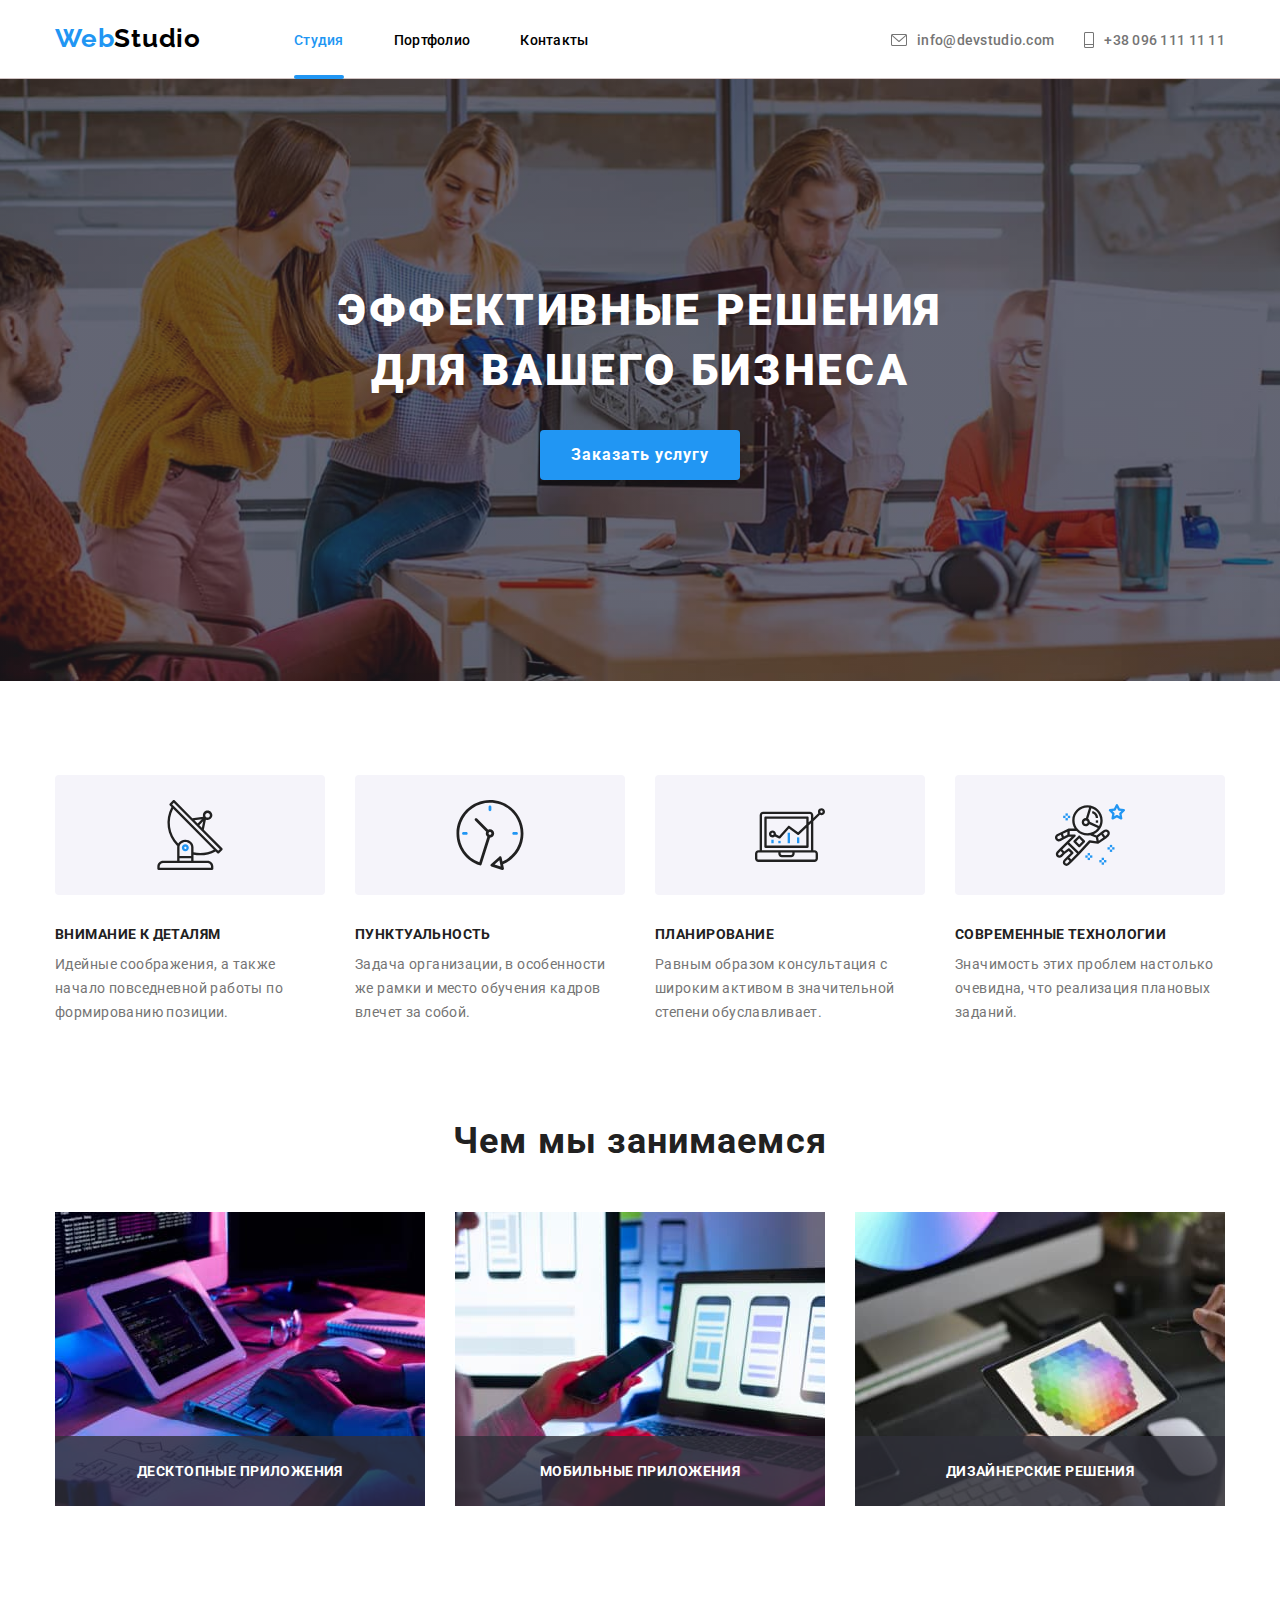
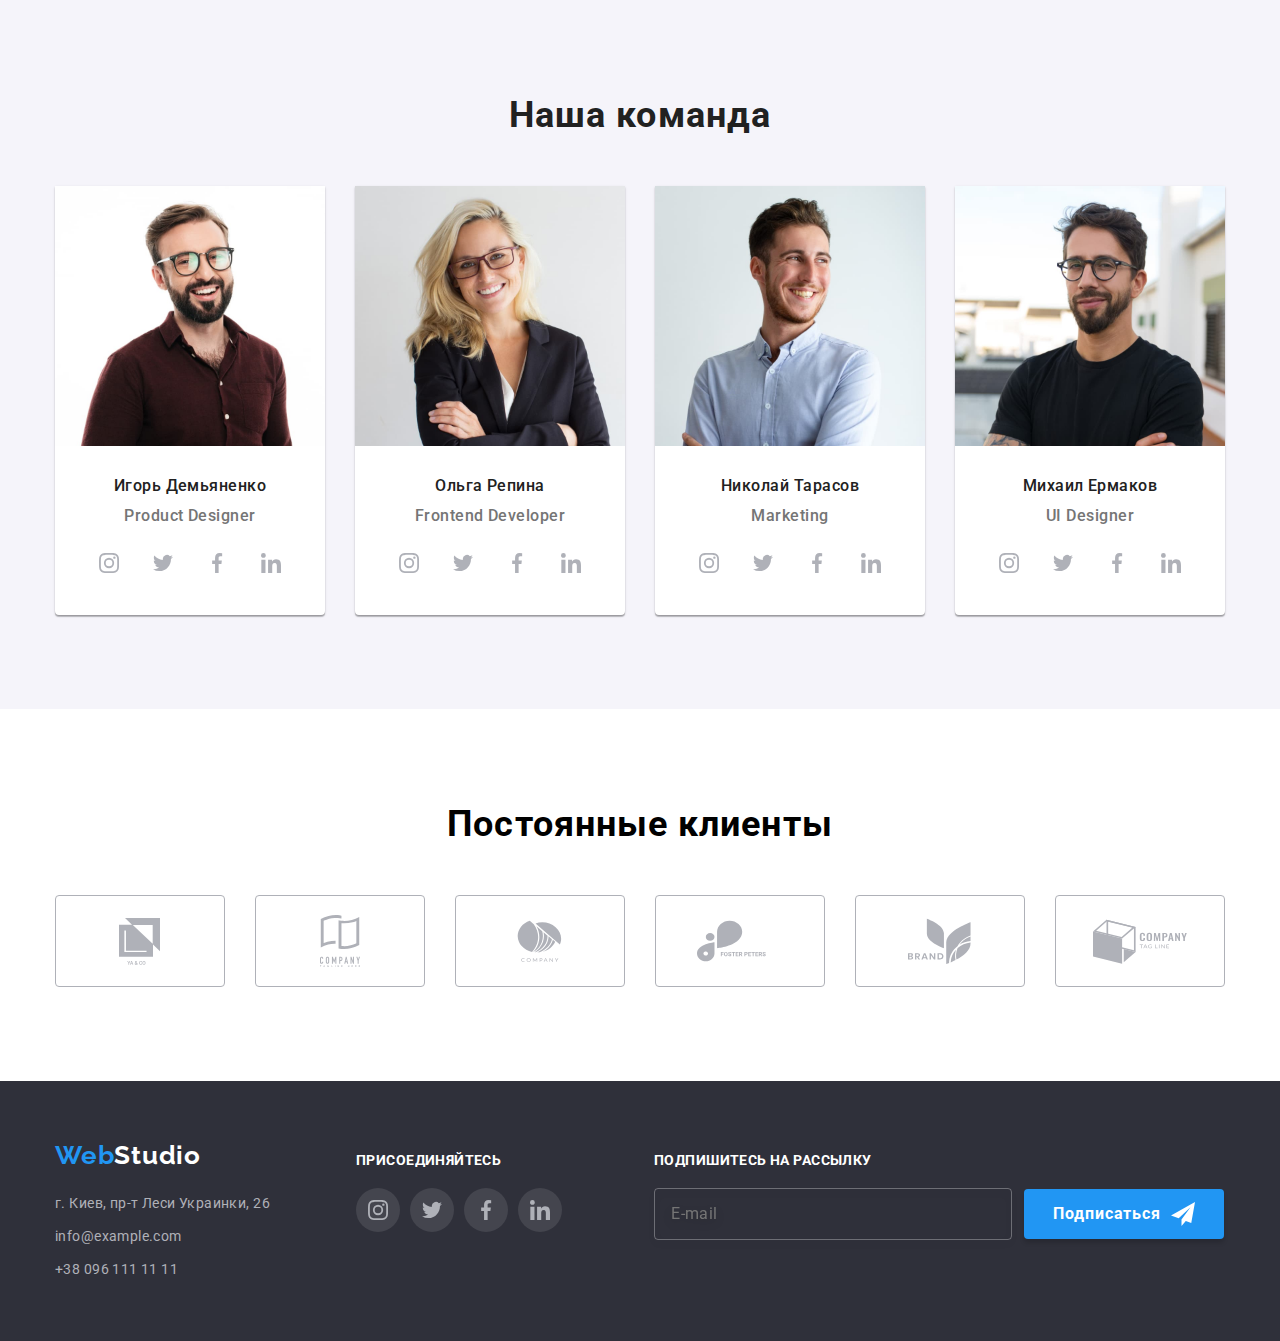
<file: index.html>
<!DOCTYPE html>
<html lang="ru">
<head>
    <meta charset="UTF-8">
    <meta http-equiv="X-UA-Compatible" content="IE=edge">
    <meta name="viewport" content="width=device-width, initial-scale=1.0">    
    <title>Студия</title>
    <link rel="stylesheet" href="https://cdnjs.cloudflare.com/ajax/libs/modern-normalize/1.1.0/modern-normalize.min.css">
    <link rel="preconnect" href="https://fonts.googleapis.com">
    <link rel="preconnect" href="https://fonts.gstatic.com" crossorigin>
    <link href="https://fonts.googleapis.com/css2?family=Raleway:wght@700&family=Roboto:wght@400;500;700;900&display=swap" rel="stylesheet">
    <link rel="stylesheet" href="./css/main.min.css">

</head>
<body>
    <div class="wrapper">
        <header class="header">
            <div class="container _flex-center">
                <a href="./index.html" class="header__logo logo">Web<span>Studio</span></a>                                
                <nav class="header__menu menu">
                    <ul class="menu__list">
                        <li><a href="./index.html" class="menu__link _active">Студия</a></li>
                        <li><a href="./portfolio.html" class="menu__link">Портфолио</a></li>
                        <li><a href="./contacts.html" class="menu__link">Контакты</a></li>
                        </ul>             
                </nav>
                <ul class="header__contacts contacts">
                    <li>
                        <a href="mailto:info@devstudio.com" class="contacts__link">
                            <svg class="icon" width="16" height="12">
                                <use xlink:href="./images/icons.svg#mail"></use>
                            </svg>
                            info@devstudio.com</a>
                    </li>
                    <li>
                        <a href="tel:+380961111111" class="contacts__link">
                            <svg class="icon"  width="10" height="16" >
                                <use xlink:href="./images/icons.svg#phone"></use>
                            </svg>
                            +38 096 111 11 11</a>
                    </li>
                </ul> 
            </div>
        </header>
        <main class="page">
            <section class="banner">
                <div class="container">
                    <h1 class="banner__title">Эффективные решения для вашего бизнеса</h1>
                    <button type="button" class="button banner__order-btn" data-modal-open><span>Заказать услугу</span></button>           
                </div>
            </section>
            <section class="page__respons respons section">                
                <div class="container">
                    <h2 class="respons__title visually-hidden">Работая с нами, вы получаете</h2>
                    <ul class="respons__list">
                        <li class="respons__item item">
                            <div class="item__icon _flex-center ">
                                <svg class="icon" width="70" height="70">
                                    <use xlink:href="./images/respons/respons.svg#antena"></use>
                                </svg>
                            </div>
                            <h3>Внимание к деталям</h3>
                            <p>Идейные соображения, а также начало повседневной работы по формированию позиции.</p>
                        </li>
                        <li class="respons__item item">
                            <div class="item__icon _flex-center ">
                                <svg class="icon" width="70" height="70">
                                    <use xlink:href="./images/respons/respons.svg#clock"></use>
                                </svg>
                            </div>
                            <h3>Пунктуальность</h3>
                            <p>Задача организации, в особенности же рамки и место обучения кадров влечет за собой.</p>
                        </li>
                        <li class="respons__item item">
                            <div class="item__icon _flex-center">
                                <svg class="icon" width="70" height="70">
                                    <use xlink:href="./images/respons/respons.svg#diagram"></use>
                                </svg>
                            </div>
                            <h3>Планирование </h3>
                            <p>Равным образом консультация с широким активом в значительной степени обуславливает.</p>
                        </li>
                        <li class="respons__item item">
                            <div class="item__icon _flex-center">
                                <svg class="icon" width="70" height="70">
                                    <use xlink:href="./images/respons/respons.svg#astronaut"></use>
                                </svg>
                            </div>
                            <h3>Современные технологии</h3>
                            <p>Значимость этих проблем настолько очевидна, что реализация плановых заданий.</p>
                        </li>
                    </ul>
                </div>
            </section>
            <section class="page__tastks tasks section">
                <div class="container">
                    <h2 class="tasks__title sub-title">Чем мы занимаемся</h2>
                    <ul class="tasks__list">
                        <li class="tasks__item">
                            <img class="_img" src="./images/tasks/create.jpg" alt="Разработка ПО">
                            <p class="label">десктопные приложения</p>
                        </li>
                        <li class="tasks__item">
                            <img class="_img" src="./images/tasks/support.jpg" alt="Поддержка клиентов">
                            <p class="label">мобильные приложения</p>
                        </li>
                        <li class="tasks__item">
                            <img class="_img" src="./images/tasks/design.jpg" alt="Современный дизайн">
                            <p class="label">дизайнерские решения</p>
                        </li>
                    </ul>
                </div>
            </section>
            <section class="page__team team section">
                <div class="container">
                    <h2 class="team__title sub-title">Наша команда</h2>
                    <ul class="team__list">
                        <li class="team__item">
                            <div class="team__img">
                                <img class="_img" src="./images/team/designer.jpg" alt="Designer Игорь Демьяненко" width="270">
                            </div>                            
                            <div class="team__content">
                                <p>Игорь Демьяненко</p>
                                <p lang="en">Product Designer</p>
                            </div> 
                            <div class="team__social social">
                                <ul class="social__list">
                                    <li class="social__link">
                                        <a href="https://instagram.com" target="_blank" rel="noreferrer noopener">
                                            <svg class="icon" width="20" height="20">
                                                <use xlink:href="./images/icons.svg#instagram"></use>
                                            </svg>
                                        </a>
                                    </li>
                                    <li class="social__link">
                                        <a href="https://twitter.com" target="_blank" rel="noreferrer noopener">
                                            <svg class="icon" width="20" height="20">
                                                <use xlink:href="./images/icons.svg#twitter"></use>
                                            </svg>
                                        </a>
                                    </li>
                                    <li class="social__link">
                                        <a href="https://facebook.com" target="_blank" rel="noreferrer noopener">
                                            <svg class="icon" width="20" height="20">
                                                <use xlink:href="./images/icons.svg#facebook"></use>
                                            </svg>
                                        </a>
                                    </li>
                                    <li class="social__link">
                                        <a href="https://linkedin.com" target="_blank" rel="noreferrer noopener">
                                            <svg class="icon" width="20" height="20">
                                                <use xlink:href="./images/icons.svg#linkedin"></use>
                                            </svg>
                                        </a>
                                    </li>
                                </ul>
                            </div>                       
                        </li>
                        <li class="team__item">
                            <div class="team__img">
                                <img class="_img" src="./images/team/developer.jpg" alt="Developer Ольга Репина" width="270">
                            </div>
                            <div class="team__content">
                                <p>Ольга Репина</p>
                                <p lang="en">Frontend Developer</p> 
                            </div>
                            <div class="team__social social">
                                <ul class="social__list">
                                    <li class="social__link">
                                        <a href="https://instagram.com" target="_blank" rel="noreferrer noopener">
                                            <svg class="icon" width="20" height="20">
                                                <use xlink:href="./images/icons.svg#instagram"></use>
                                            </svg>
                                        </a>
                                    </li>
                                    <li class="social__link">
                                        <a href="https://twitter.com" target="_blank" rel="noreferrer noopener">
                                            <svg class="icon" width="20" height="20">
                                                <use xlink:href="./images/icons.svg#twitter"></use>
                                            </svg>
                                        </a>
                                    </li>
                                    <li class="social__link">
                                        <a href="https://facebook.com" target="_blank" rel="noreferrer noopener">
                                            <svg class="icon" width="20" height="20">
                                                <use xlink:href="./images/icons.svg#facebook"></use>
                                            </svg>
                                        </a>
                                    </li>
                                    <li class="social__link">
                                        <a href="https://linkedin.com" target="_blank" rel="noreferrer noopener">
                                            <svg class="icon" width="20" height="20">
                                                <use xlink:href="./images/icons.svg#linkedin"></use>
                                            </svg>
                                        </a>
                                    </li>
                                </ul>
                            </div>                       
                        </li>
                        <li class="team__item">
                            <div class="team__img">
                                <img class="_img" src="./images/team/marketing.jpg" alt="Marketing Николай Тарасов" width="270">
                            </div>
                            <div class="team__content">
                                <p>Николай Тарасов</p> 
                                <p lang="en">Marketing</p> 
                            </div>
                            <div class="team__social social">
                                <ul class="social__list">
                                    <li class="social__link">
                                        <a href="https://instagram.com" target="_blank" rel="noreferrer noopener">
                                            <svg class="icon" width="20" height="20">
                                                <use xlink:href="./images/icons.svg#instagram"></use>
                                            </svg>
                                        </a>
                                    </li>
                                    <li class="social__link">
                                        <a href="https://twitter.com" target="_blank" rel="noreferrer noopener">
                                            <svg class="icon" width="20" height="20">
                                                <use xlink:href="./images/icons.svg#twitter"></use>
                                            </svg>
                                        </a>
                                    </li>
                                    <li class="social__link">
                                        <a href="https://facebook.com" target="_blank" rel="noreferrer noopener">
                                            <svg class="icon" width="20" height="20">
                                                <use xlink:href="./images/icons.svg#facebook"></use>
                                            </svg>
                                        </a>
                                    </li>
                                    <li class="social__link">
                                        <a href="https://linkedin.com" target="_blank" rel="noreferrer noopener">
                                            <svg class="icon" width="20" height="20">
                                                <use xlink:href="./images/icons.svg#linkedin"></use>
                                            </svg>
                                        </a>
                                    </li>
                                </ul>
                            </div>                       
                        </li>
                        <li class="team__item">
                            <div class="team__img">
                                <img class="_img" src="./images/team/uidisigner.jpg" alt="UI Designer Михаил Ермаков" width="270">
                            </div>                            
                            <div class="team__content">
                                <p>Михаил Ермаков</p>
                                <p lang="en">UI Designer</p>  
                            </div>
                            <div class="team__social social">
                                <ul class="social__list">
                                    <li class="social__link">
                                        <a href="https://instagram.com" target="_blank" rel="noreferrer noopener">
                                            <svg class="icon" width="20" height="20">
                                                <use xlink:href="./images/icons.svg#instagram"></use>
                                            </svg>
                                        </a>
                                    </li>
                                    <li class="social__link">
                                        <a href="https://twitter.com" target="_blank" rel="noreferrer noopener">
                                            <svg class="icon" width="20" height="20">
                                                <use xlink:href="./images/icons.svg#twitter"></use>
                                            </svg>
                                        </a>
                                    </li>
                                    <li class="social__link">
                                        <a href="https://facebook.com" target="_blank" rel="noreferrer noopener">
                                            <svg class="icon" width="20" height="20">
                                                <use xlink:href="./images/icons.svg#facebook"></use>
                                            </svg>
                                        </a>
                                    </li>
                                    <li class="social__link">
                                        <a href="https://linkedin.com" target="_blank" rel="noreferrer noopener">
                                            <svg class="icon" width="20" height="20">
                                                <use xlink:href="./images/icons.svg#linkedin"></use>
                                            </svg>
                                        </a>
                                    </li>
                                </ul>
                            </div>                      
                        </li>
                    </ul>
                </div>
            </section>
            <section class="page__clients clients section">
                <div class="container">
                    <h2 class="clients__title">Постоянные клиенты</h2>
                    <ul class="clients__list">
                        <li class="clients__item _flex-center">
                            <a class="clients__link" href="#" target="_blank" rel="noreferrer noopener">
                                <svg class="icon" width="41" height="47">
                                    <use xlink:href="./images/clients/clients.svg#yaco"></use>
                                </svg>
                            </a>
                        </li>
                        <li class="clients__item _flex-center">
                            <a class="clients__link" href="#" target="_blank" rel="noreferrer noopener">
                                <svg class="icon" width="40" height="52">
                                    <use xlink:href="./images/clients/clients.svg#taglinehere"></use>
                                </svg>
                            </a>
                        </li>
                        <li class="clients__item _flex-center">
                            <a class="clients__link" href="#" target="_blank" rel="noreferrer noopener">
                                <svg class="icon" width="45" height="42">
                                    <use xlink:href="./images/clients/clients.svg#company"></use>
                                </svg>
                            </a>
                        </li>
                        <li class="clients__item _flex-center">
                            <a class="clients__link" href="#" target="_blank" rel="noreferrer noopener">
                                <svg class="icon" width="85" height="42">
                                    <use xlink:href="./images/clients/clients.svg#foster"></use>
                                </svg>
                            </a>
                        </li>
                        <li class="clients__item _flex-center">
                            <a class="clients__link" href="#" target="_blank" rel="noreferrer noopener">
                                <svg class="icon" width="63" height="47">
                                    <use xlink:href="./images/clients/clients.svg#brand"></use>
                                </svg>
                            </a>
                        </li>
                        <li class="clients__item _flex-center">
                            <a class="clients__link" href="#" target="_blank" rel="noreferrer noopener">
                                <svg class="icon" width="94" height="45">
                                    <use xlink:href="./images/clients/clients.svg#comptag"></use>
                                </svg>
                            </a>
                        </li>
                    </ul>
                </div>
            </section>
        </main>
        <footer class="footer">
            <div class="container">
                <div class="footer_row">
                    <address class="footer__contacts f-contacts">
                        <a href="./index.html" class="footer__logo logo">Web<span>Studio</span></a>
                        <ul class="f-contacts__list">
                            <li><a class="f-contacts__link" href="https://goo.gl/maps/Z7a2orzkB7U8Lw847" target="_blank" rel="noreferrer noopener">г. Киев, пр-т Леси Украинки, 26</a></li>
                            <li><a class="f-contacts__link" href="mailto:info@example.com">info@example.com</a></li>
                            <li><a class="f-contacts__link" href="tel:+380961111111">+38 096 111 11 11</a></li>
                        </ul>               
                    </address>
                    <div class="footer__social social">
                        <h3 class="social__title">присоединяйтесь</h3>
                        <ul class="social__list">
                            <li class="social__link">
                                <a href="">
                                    <svg class="icon" width="20" height="20">
                                        <use xlink:href="./images/icons.svg#instagram"></use>
                                    </svg>
                                </a>
                            </li>
                            <li class="social__link">
                                <a href="">
                                    <svg class="icon" width="20" height="20">
                                        <use xlink:href="./images/icons.svg#twitter"></use>
                                    </svg>
                                </a>
                            </li>
                            <li class="social__link">
                                <a href="">
                                    <svg class="icon" width="20" height="20">
                                        <use xlink:href="./images/icons.svg#facebook"></use>
                                    </svg>
                                </a>
                            </li>
                            <li class="social__link">
                                <a href="">
                                    <svg class="icon" width="20" height="20">
                                        <use xlink:href="./images/icons.svg#linkedin"></use>
                                    </svg>
                                </a>
                            </li>
                        </ul>
                    </div>
                    <div class="footer__subscriptoin-email subscr-email">
                        <h3 class="subscr-email__title">Подпишитесь на рассылку</h3>
                        <form action="#" class="subscr-email__form _flex-center">
                            <label class="subscr-email__field">
                                <input type="email" class="subscr-email__input" name="mail" placeholder="E-mail"/>                                
                            </label>
                            <button type="submit" class=" button subscr-email__btn">                      
                                <span>Подписаться</span>
                                <span class="subscr-email__icon _flex-center">
                                    <svg class="btn-icon" width="24" height="24">
                                        <use href="./images/send.svg#send"></use>
                                    </svg>
                                </span>
                            </button>
                        </form>                         
                    </div>
                </div>
            </div>            
        </footer>
    </div>

    <div class="_backdrop _is-hidden" data-modal>
        <div class="modal__order">
            <div class="modal_container">
                <form class="modal__form form">
                    <p class="modal__title">Оставьте свои данные, мы вам перезвоним</p>
                    <ul class="form__list">
                        <li class="form__item">
                            <label class="form__field">
                                <input type="text" class="form__input" name="name" placeholder=" " autocomplete="off"/>
                                <span class="form__label">Имя</span>
                                <span class="form__icon">
                                    <svg class="field-icon" width="18" height="18">
                                        <use href="./images/modal.svg#modal-person"></use>
                                    </svg>
                                </span>
                            </label>
                        </li>
                        <li class="form__item">
                            <label class="form__field">
                                <input type="tel" class="form__input" name="tel" placeholder=" " autocomplete="off"/>
                                <span class="form__label">Телефон</span>
                                <span class="form__icon">
                                    <svg class="field-icon" width="18" height="18">
                                        <use href="./images/modal.svg#modal-phone"></use>
                                    </svg>
                                </span>
                            </label>
                        </li>
                        <li class="form__item">
                            <label class="form__field">
                                <input type="email" class="form__input" name="email" placeholder=" " autocomplete="off"/>
                                <span class="form__label">Почта</span>
                                <span class="form__icon">
                                    <svg class="field-icon" width="18" height="18">
                                        <use href="./images/modal.svg#modal-email"></use>
                                    </svg>
                                </span>
                            </label>
                        </li>
                        <li class="form__item form-comment">
                            <label class="form__field">
                                <textarea class="comment" name="comment" rows="7"
                                    placeholder="Введите текст"></textarea>
                                <span class="form__label">Комментарий</span>
                            </label>
                        </li>
                        <li class="form__item _flex-center">
                            <label class="form__field--checkbox">
                                <input type="checkbox" class="modal__checkbox visually-hidden"/>
                                <span class="form__label--checkbox">Соглашаюсь с рассылкой и принимаю</span> 
                                <a href="/" class="checkbox-link"> Условия договора</a>
                            </label>
                        </li>
                    </ul>
                    <button type="submit" class="button form__submit-btn" disabled>Отправить</button>
                </form>
            </div>           
            <button type="button" class="btn-close _flex-center" data-modal-close>
                <svg class="icon"  width="11" height="11">
                    <use xlink:href="./images/control/controls.svg#close"></use>
                </svg>
            </button>                      
        </div>
    </div> 
<script src="./js/script.js"></script>
</body>
</html>
</file>
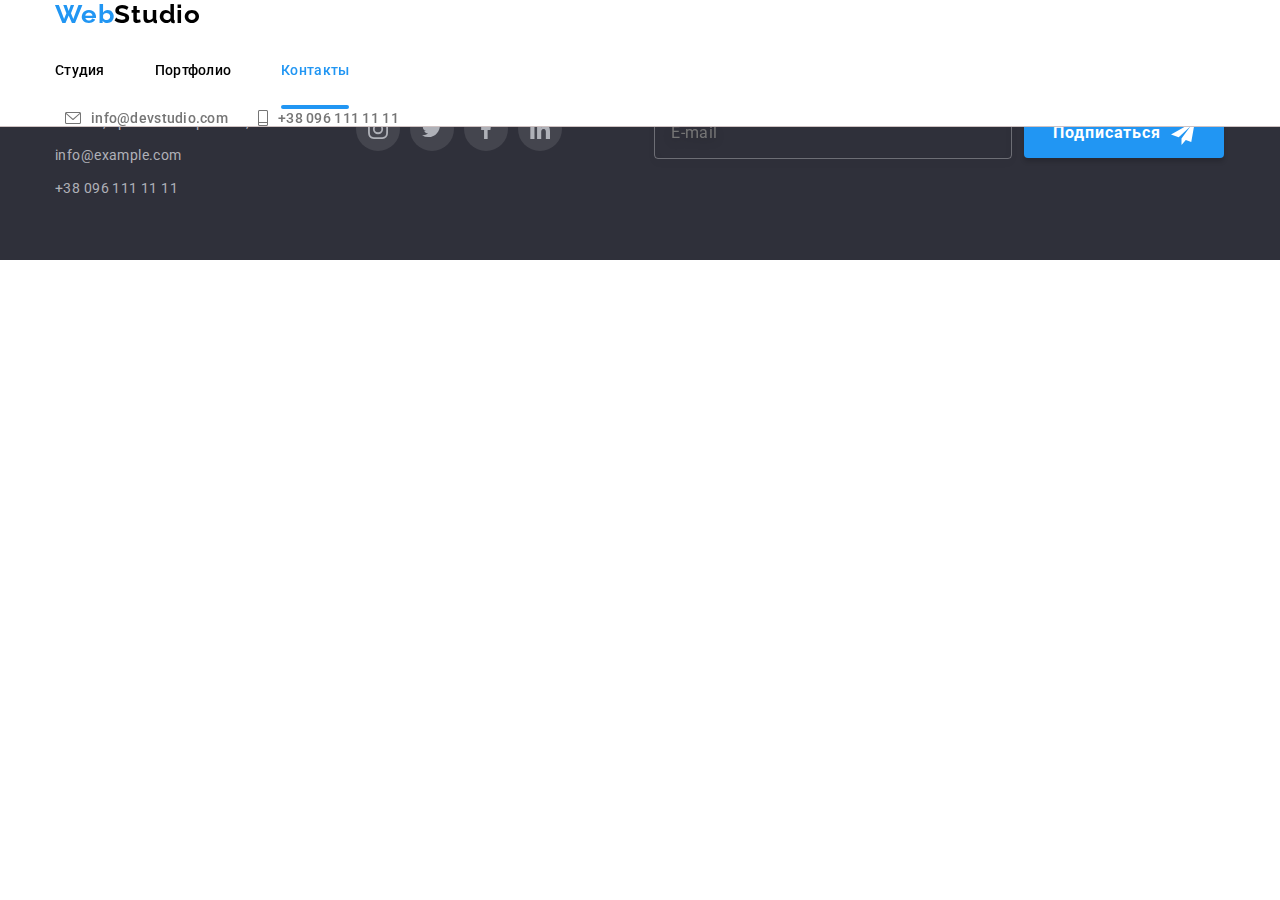
<file: contacts.html>
<!DOCTYPE html>
<html lang="ru">
<head>
    <meta charset="UTF-8">
    <meta http-equiv="X-UA-Compatible" content="IE=edge">
    <meta name="viewport" content="width=device-width, initial-scale=1.0">    
    <title>Студия</title>
    <link rel="stylesheet" href="https://cdnjs.cloudflare.com/ajax/libs/modern-normalize/1.1.0/modern-normalize.min.css">
    <link rel="preconnect" href="https://fonts.googleapis.com">
    <link rel="preconnect" href="https://fonts.gstatic.com" crossorigin>
    <link href="https://fonts.googleapis.com/css2?family=Raleway:wght@700&family=Roboto:wght@400;500;700;900&display=swap" rel="stylesheet">
    <link rel="stylesheet" href="./css/main.min.css">

</head>
<body>
    <div class="wrapper">
        <header class="header">
            <div class="container flex-cont ">
                <a href="./index.html" class="header__logo logo">Web<span>Studio</span></a>                                
                <nav class="header__menu menu">
                    <ul class="menu__list">
                        <li><a href="./index.html" class="menu__link">Студия</a></li>
                        <li><a href="./portfolio.html" class="menu__link">Портфолио</a></li>
                        <li><a href="./contacts.html" class="menu__link _active">Контакты</a></li>
                        </ul>             
                </nav>
                <ul class="header__contacts contacts">
                    <li>
                        <a href="mailto:info@devstudio.com" class="contacts__link">
                            <svg class="icon" width="16" height="12">
                                <use xlink:href="./images/icons.svg#mail"></use>
                            </svg>
                            info@devstudio.com</a>
                    </li>
                    <li>
                        <a href="tel:+380961111111" class="contacts__link">
                            <svg class="icon"  width="10" height="16" >
                                <use xlink:href="./images/icons.svg#phone"></use>
                            </svg>
                            +38 096 111 11 11</a>
                    </li>
                </ul> 
            </div>
        </header>
        <section class="our-contacts"></section>
        <footer class="footer">
            <div class="container">
                <div class="footer_row">
                    <address class="footer__contacts f-contacts">
                        <a href="./index.html" class="footer__logo logo">Web<span>Studio</span></a>
                        <ul class="f-contacts__list">
                            <li><a class="f-contacts__link" href="https://goo.gl/maps/Z7a2orzkB7U8Lw847" target="_blank" rel="noreferrer noopener">г. Киев, пр-т Леси Украинки, 26</a></li>
                            <li><a class="f-contacts__link" href="mailto:info@example.com">info@example.com</a></li>
                            <li><a class="f-contacts__link" href="tel:+380961111111">+38 096 111 11 11</a></li>
                        </ul>               
                    </address>
                    <div class="footer__social social">
                        <h3 class="social__title">присоединяйтесь</h3>
                        <ul class="social__list">
                            <li class="social__link">
                                <a href="">
                                    <svg class="icon" width="20" height="20">
                                        <use xlink:href="./images/icons.svg#instagram"></use>
                                    </svg>
                                </a>
                            </li>
                            <li class="social__link">
                                <a href="">
                                    <svg class="icon" width="20" height="20">
                                        <use xlink:href="./images/icons.svg#twitter"></use>
                                    </svg>
                                </a>
                            </li>
                            <li class="social__link">
                                <a href="">
                                    <svg class="icon" width="20" height="20">
                                        <use xlink:href="./images/icons.svg#facebook"></use>
                                    </svg>
                                </a>
                            </li>
                            <li class="social__link">
                                <a href="">
                                    <svg class="icon" width="20" height="20">
                                        <use xlink:href="./images/icons.svg#linkedin"></use>
                                    </svg>
                                </a>
                            </li>
                        </ul>
                    </div>
                    <div class="footer__subscriptoin-email subscr-email">
                        <h3 class="subscr-email__title">Подпишитесь на рассылку</h3>
                        <form action="#" class="subscr-email__form _flex-center">
                            <label class="subscr-email__field">
                                <input type="mail" class="subscr-email__input" name="mail" placeholder="E-mail"/>                                
                            </label>
                            <button type="submit" class=" button subscr-email__btn">                      
                                <span>Подписаться</span>
                                <span class="subscr-email__icon _flex-center">
                                    <svg class="btn-icon" width="24" height="24">
                                        <use href="./images/send.svg#send"></use>
                                    </svg>
                                </span>
                            </button>
                        </form>                         
                    </div>
                </div>
            </div>            
        </footer>
    </div>
<script src="./js/script.js"></script>
</body>
</html>
</file>
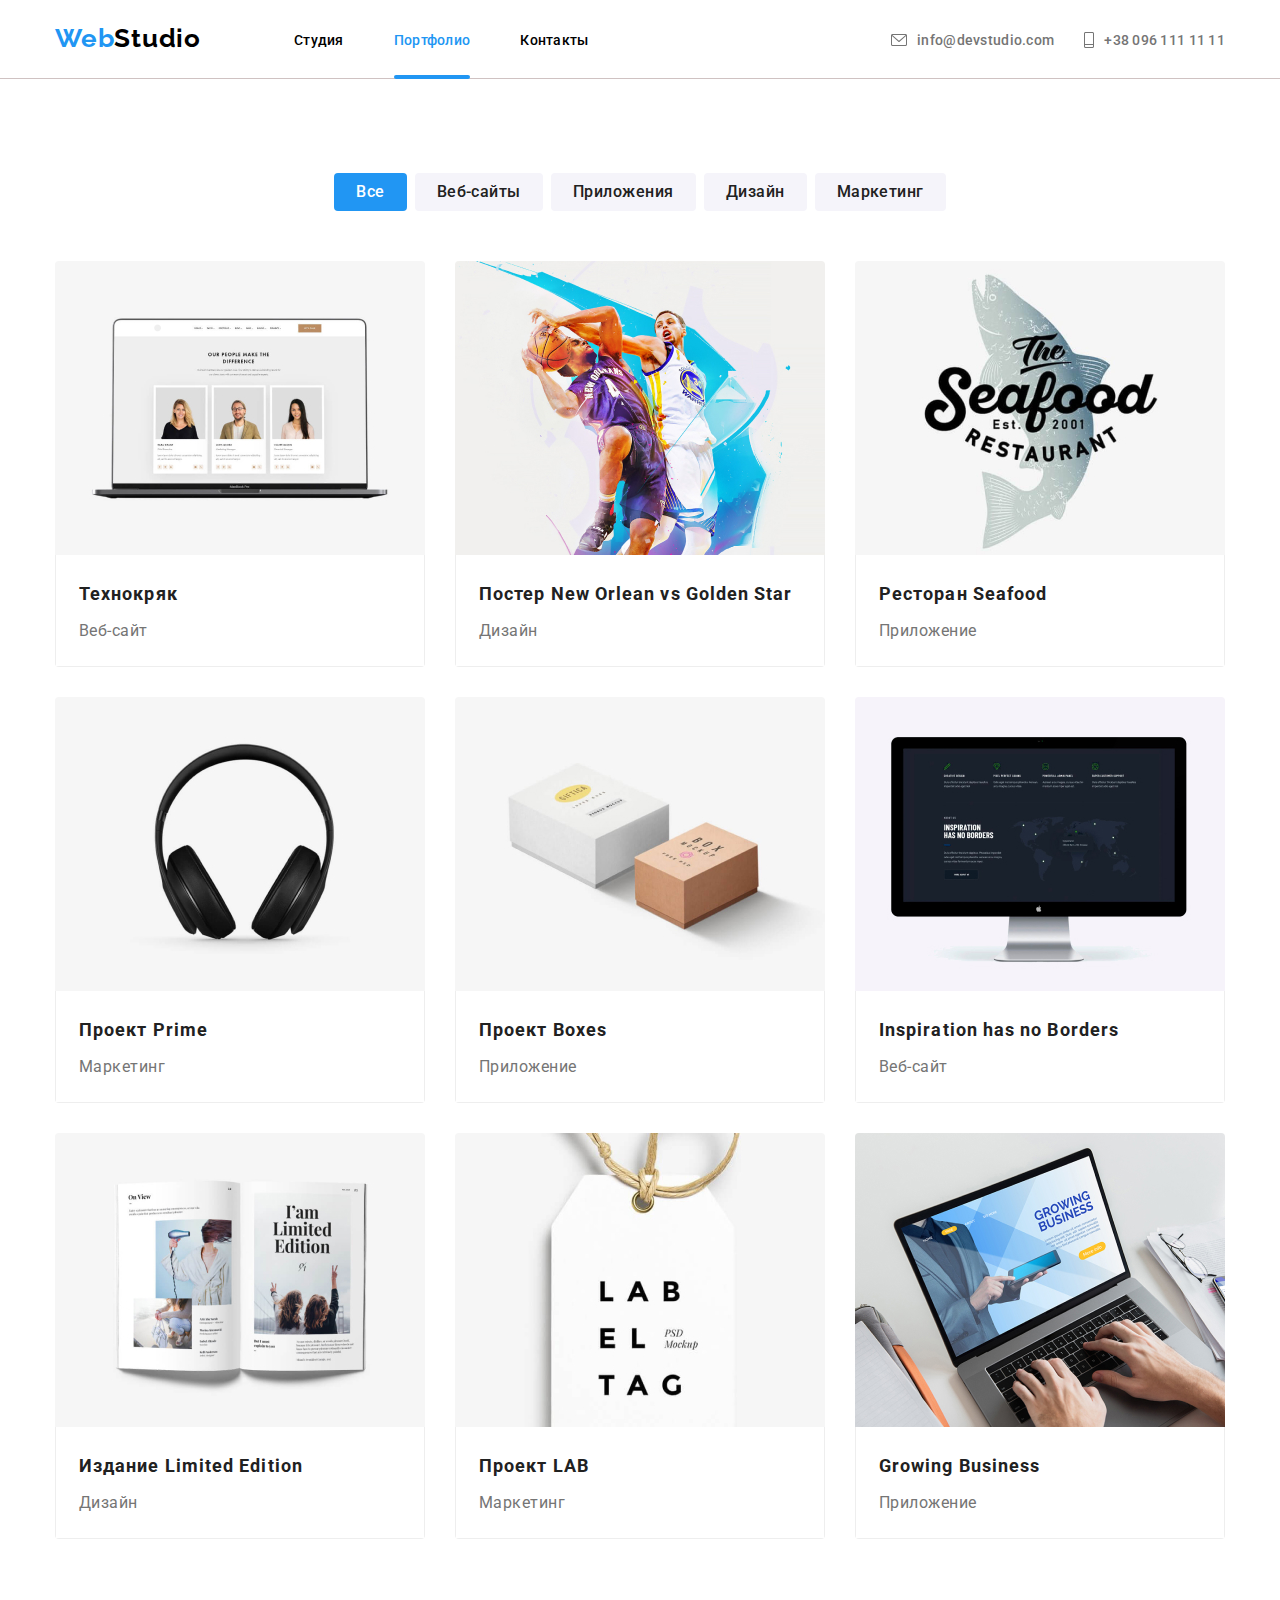
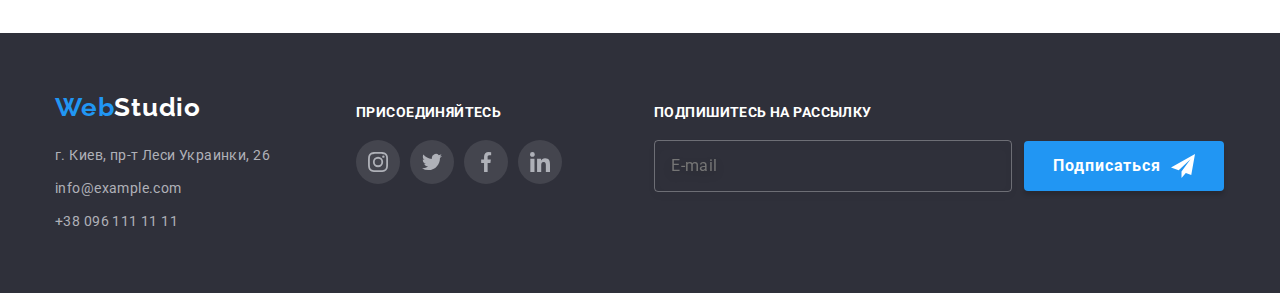
<file: portfolio.html>
<!DOCTYPE html>
<html lang="en">
<head>
    <meta charset="UTF-8">
    <meta http-equiv="X-UA-Compatible" content="IE=edge">
    <meta name="viewport" content="width=device-width, initial-scale=1.0">
    <link rel="stylesheet" href="https://cdnjs.cloudflare.com/ajax/libs/modern-normalize/1.1.0/modern-normalize.min.css">
    <title>Студия</title>
    <link rel="preconnect" href="https://fonts.googleapis.com">
    <link rel="preconnect" href="https://fonts.gstatic.com" crossorigin>
    <link href="https://fonts.googleapis.com/css2?family=Raleway:wght@700&family=Roboto:wght@400;500;700;900&display=swap" rel="stylesheet">
    <link rel="stylesheet" href="./css/main.min.css">
</head>
<body>
    <div class="wrapper">
        <header class="header">
            <div class="container _flex-center">
                <a href="./index.html" class="header__logo logo">Web<span>Studio</span></a>                                
                <nav class="header__menu menu">
                    <ul class="menu__list">
                        <li><a href="./index.html" class="menu__link">Студия</a></li>
                        <li><a href="./portfolio.html" class="menu__link _active">Портфолио</a></li>
                        <li><a href="./contacts.html" class="menu__link">Контакты</a></li>
                        </ul>             
                </nav>
                <ul class="header__contacts contacts">
                    <li>
                        <a href="mailto:info@devstudio.com" class="contacts__link">
                            <svg class="icon" width="16" height="12">
                                <use xlink:href="./images/icons.svg#mail"></use>
                            </svg>
                            info@devstudio.com</a>
                    </li>
                    <li>
                        <a href="tel:+380961111111" class="contacts__link">  
                            <svg class="icon"  width="10" height="16" >
                                <use xlink:href="./images/icons.svg#phone"></use>
                            </svg>
                            +38 096 111 11 11</a>
                    </li>
                </ul> 
            </div>
        </header>
        <main class="page">
            <section class="page__portfolio portfolio section">
                <div class="container">
                    <h1 class="portfolio__title visually-hidden">Портфолио наших работ</h1>
                    <ul class="portfolio__filter filter">
                        <li><button type="button" class="filter__btn active">Все</button></li>
                        <li><button type="button" class="filter__btn">Веб-сайты</button></li>
                        <li><button type="button" class="filter__btn">Приложения</button></li>
                        <li><button type="button" class="filter__btn">Дизайн</button></li>
                        <li><button type="button" class="filter__btn">Маркетинг</button></li>
                    </ul>
                    <ul class="portfolio__list">
                        <li class="portfolio__item item">
                            <a class="item__card" href="#">
                                <div class="item__img _overlay">
                                    <img class="_img" src="./images/portfolio/tekhnokryak.jpg" alt="Веб-сайт Технокряк">
                                    <p class="item__text-overlay">Технокряк это современная площадка распространения коронавируса. Компании используют эту платформу для цифрового шпионажа и атак на защищённые сервера конкурентов.</p>
                                </div>
                                <div class="item__content">
                                    <h4 class="item__title">Технокряк</h4>
                                    <p class="item__group">Веб-сайт</p>
                                </div>
                            </a>
                        </li>
                        <li class="portfolio__item item">
                            <a class="item__card" href="#">
                                <div class="item__img _overlay">
                                    <img class="_img" src="./images/portfolio/neworleanvsgoldenstar.jpg" alt="Дизайн New Orlean vs Golden Star">
                                    <p class="item__text-overlay">Технокряк это современная площадка распространения коронавируса. Компании используют эту платформу для цифрового шпионажа и атак на защищённые сервера конкурентов.</p>
                                </div>
                                <div class="item__content">
                                    <h4 class="item__title">Постер New Orlean vs Golden Star</h4>
                                    <p class="item__group">Дизайн</p>
                                </div>
                            </a>
                        </li>
                        <li class="portfolio__item item">
                            <a class="item__card">
                                <div class="item__img _overlay">
                                    <img class="_img" src="./images/portfolio/deafood.jpg" alt="Приложение Ресторан Seafood" >
                                    <p class="item__text-overlay">Технокряк это современная площадка распространения коронавируса. Компании используют эту платформу для цифрового шпионажа и атак на защищённые сервера конкурентов.</p>
                                </div>
                                <div class="item__content">
                                    <h4 class="item__title">Ресторан Seafood</h4>
                                    <p class="item__group">Приложение</p>
                                </div>
                            </a>
                        </li>
                        <li class="portfolio__item item">
                            <a class="item__card">
                                <div class="item__img _overlay">
                                    <img class="_img" src="./images/portfolio/prime.jpg" alt="маркетинг Prime" >
                                                                    <p class="item__text-overlay">Технокряк это современная площадка распространения коронавируса. Компании используют эту платформу для цифрового шпионажа и атак на защищённые сервера конкурентов.</p>
                                </div>
                                <div class="item__content">
                                    <h4 class="item__title">Проект Prime</h4>
                                    <p class="item__group">Маркетинг</p>
                                </div>
                            </a>
                        </li>
                        <li class="portfolio__item item">
                            <a class="item__card">
                                <div class="item__img _overlay">
                                    <img class="_img" src="./images/portfolio/boxes.jpg" alt="Приложение Проект Boxes" >
                                                                    <p class="item__text-overlay">Технокряк это современная площадка распространения коронавируса. Компании используют эту платформу для цифрового шпионажа и атак на защищённые сервера конкурентов.</p>
                                </div>
                                <div class="item__content">
                                    <h4 class="item__title">Проект Boxes</h4>
                                    <p class="item__group">Приложение</p>
                                </div>
                            </a>
                        </li>
                        <li class="portfolio__item item">
                            <a class="item__card" href="#">
                                <div class="item__img _overlay">
                                    <img class="_img" src="./images/portfolio/inspirations.jpg" alt="Веб-сайт Inspiration has no Borders" >
                                                                    <p class="item__text-overlay">Технокряк это современная площадка распространения коронавируса. Компании используют эту платформу для цифрового шпионажа и атак на защищённые сервера конкурентов.</p>
                                </div>
                                <div class="item__content">
                                    <h4 class="item__title">Inspiration has no Borders</h4>
                                    <p class="item__group">Веб-сайт</p>
                                </div>
                            </a>
                        </li>
                        <li class="portfolio__item item">
                            <a class="item__card" href="#">
                                <div class="item__img _overlay">
                                    <img class="_img" src="./images/portfolio/limitededition.jpg" alt="Дизайн Издание Limited Edition">
                                                                    <p class="item__text-overlay">Технокряк это современная площадка распространения коронавируса. Компании используют эту платформу для цифрового шпионажа и атак на защищённые сервера конкурентов.</p>
                                </div>
                                <div class="item__content">
                                    <h4 class="item__title">Издание Limited Edition</h4>
                                    <p class="item__group">Дизайн</p>
                                </div>
                            </a>
                        </li>
                        <li class="portfolio__item item">
                            <a class="item__card" href="#">
                                <div class="item__img _overlay">
                                    <img class="_img" src="./images/portfolio/projectlab.jpg" alt=" Маркетинг Проект LAB">
                                                                    <p class="item__text-overlay">Технокряк это современная площадка распространения коронавируса. Компании используют эту платформу для цифрового шпионажа и атак на защищённые сервера конкурентов.</p>
                                </div>
                                <div class="item__content">
                                    <h4 class="item__title">Проект LAB</h4>
                                    <p class="item__group">Маркетинг</p>
                                </div>
                            </a>
                        </li>
                        <li class="portfolio__item item">
                            <a class="item__card" href="#">
                                <div class="item__img _overlay">
                                    <img class="_img" src="./images/portfolio/growingbusiness.jpg" alt="приложение Growing Business" > 
                                                                    <p class="item__text-overlay">Технокряк это современная площадка распространения коронавируса. Компании используют эту платформу для цифрового шпионажа и атак на защищённые сервера конкурентов.</p>
                                </div>
                                <div class="item__content">
                                    <h4 class="item__title">Growing Business</h4>
                                    <p class="item__group">Приложение</p>
                                </div>
                            </a>
                        </li>
                    </ul> 
                </div>             
            </section>
        </main>
        <footer class="footer">
            <div class="container">
                <div class="footer_row">
                    <address class="footer__contacts f-contacts">
                        <a href="./index.html" class="footer__logo logo">Web<span>Studio</span></a>
                        <ul class="f-contacts__list">
                            <li><a class="f-contacts__link" href="https://goo.gl/maps/Z7a2orzkB7U8Lw847" target="_blank" rel="noreferrer noopener">г. Киев, пр-т Леси Украинки, 26</a></li>
                            <li><a class="f-contacts__link" href="mailto:info@example.com">info@example.com</a></li>
                            <li><a class="f-contacts__link" href="tel:+380961111111">+38 096 111 11 11</a></li>
                        </ul>               
                    </address>
                    <div class="footer__social social">
                        <h3 class="social__title">присоединяйтесь</h3>
                        <ul class="social__list">
                            <li class="social__link">
                                <a href="">
                                    <svg class="icon" width="20" height="20">
                                        <use xlink:href="./images/icons.svg#instagram"></use>
                                    </svg>
                                </a>
                            </li>
                            <li class="social__link">
                                <a href="">
                                    <svg class="icon" width="20" height="20">
                                        <use xlink:href="./images/icons.svg#twitter"></use>
                                    </svg>
                                </a>
                            </li>
                            <li class="social__link">
                                <a href="">
                                    <svg class="icon" width="20" height="20">
                                        <use xlink:href="./images/icons.svg#facebook"></use>
                                    </svg>
                                </a>
                            </li>
                            <li class="social__link">
                                <a href="">
                                    <svg class="icon" width="20" height="20">
                                        <use xlink:href="./images/icons.svg#linkedin"></use>
                                    </svg>
                                </a>
                            </li>
                        </ul>
                    </div>
                    <div class="footer__subscriptoin-email subscr-email">
                        <h3 class="subscr-email__title">Подпишитесь на рассылку</h3>
                        <form action="#" class="subscr-email__form _flex-center">
                            <label class="subscr-email__field">
                                <input type="email" class="subscr-email__input" name="mail" placeholder="E-mail"/>                                
                            </label>
                            <button type="submit" class=" button subscr-email__btn">                      
                                <span>Подписаться</span>
                                <span class="subscr-email__icon _flex-center">
                                    <svg class="btn-icon" width="24" height="24">
                                        <use href="./images/send.svg#send"></use>
                                    </svg>
                                </span>
                            </button>
                        </form>                         
                    </div>
                </div>
            </div>            
        </footer>
    </div>
    <script src="./js/script.js"></script>    
</body>
</html>
</file>
<file: css/main.min.css>
h1,h2,h3,h4,h5,h6,p,ul,li,button{margin:0;padding:0}*::after,*::before{-webkit-box-sizing:inherit;box-sizing:inherit}li{list-style-type:none}a,address{text-decoration:none;display:block}._img{display:block;max-width:100%;height:auto;fill:collection-color(social--link--color);-webkit-transition:fill 250ms cubic-bezier(0.4, 0, 0.2, 1);transition:fill 250ms cubic-bezier(0.4, 0, 0.2, 1)}._flex-center,.subscr-email__btn,.social__link,.team__content{display:-webkit-box;display:-ms-flexbox;display:flex;-webkit-box-pack:center;-ms-flex-pack:center;justify-content:center;text-align:center;-webkit-box-align:center;-ms-flex-align:center;align-items:center}._backdrop{position:fixed;top:0;left:0;z-index:1;width:100%;height:100%;background:rgba(0,0,0,0.2);-webkit-transition:opacity 0.2s;transition:opacity 0.2s}._is-hidden{opacity:0;pointer-events:none}._active{color:collection-color(action-color)}.visually-hidden{position:absolute;width:1px;height:1px;margin:-1px;padding:0;overflow:hidden;border:0;clip:rect(0 0 0 0)}.section{padding:94px 0}.button,.banner__order-btn{width:200px;height:50px;background-color:#2196f3;text-align:center;color:#ffff;font-size:16px;font-weight:700;letter-spacing:.06em;line-height:calc(30 / 16);-webkit-box-shadow:0px 4px 4px rgba(0,0,0,0.15);box-shadow:0px 4px 4px rgba(0,0,0,0.15);border-radius:4px;outline:none;cursor:pointer;border:inherit}body{max-width:100%;overflow-x:hidden;margin:0;padding:0;font-family:"Roboto", sans-serif;font-style:normal;font-weight:normal;background-color:#ffff;color:#757575}.container{width:1200px;padding-left:15px;padding-right:15px;margin-left:auto;margin-right:auto}._backdrop{position:fixed;top:0;left:0;z-index:1;width:100%;height:100%;background:rgba(0,0,0,0.2);-webkit-transition:opacity 0.2s;transition:opacity 0.2s}.modal_container{margin:0 auto}.modal__order{position:fixed;left:50%;top:50%;-webkit-transform:translate(-50%, -50%);transform:translate(-50%, -50%);width:528px;height:581px;background:#ffffff;-webkit-box-shadow:0px 1px 3px rgba(0,0,0,0.12),0px 1px 1px rgba(0,0,0,0.14),0px 2px 1px rgba(0,0,0,0.2);box-shadow:0px 1px 3px rgba(0,0,0,0.12),0px 1px 1px rgba(0,0,0,0.14),0px 2px 1px rgba(0,0,0,0.2);border-radius:4px;padding:40px 40px}.modal__form{display:-webkit-box;display:-ms-flexbox;display:flex;-webkit-box-orient:vertical;-webkit-box-direction:normal;-ms-flex-direction:column;flex-direction:column}.modal__title{color:#212121;font-size:20px;font-weight:700;letter-spacing:.03em;line-height:calc(23 / 20);text-align:center;margin-bottom:30px}.modal__checkbox:checked ~ .form__label--checkbox::before{border:2px solid #2196f3;border-radius:2px;background-color:#2196f3;background-image:url(../images/control/vector-check.svg);background-size:contain;background-repeat:no-repeat;background-position:center}.form__list .form__item:not(:last-child){margin-bottom:28px}.form__list .form__item:last-child{margin-bottom:29px}.form__field{position:relative}.form__field:focus-within>.form__icon{fill:#2196f3}.form__input{width:100%;height:40px;padding-left:42px;color:#757575;border:1px solid rgba(33,33,33,0.2);-webkit-box-sizing:border-box;box-sizing:border-box;border-radius:4px;cursor:pointer}.form__input:focus{outline-color:#2196f3;color:#757575}.form__label{position:absolute;top:-29px;left:0;color:#757575;font-size:12px;font-weight:400;letter-spacing:.01em;line-height:calc(14 / 12)}.form__icon{position:absolute;display:block;top:70%;left:12px;-webkit-transform:translateY(-64%);transform:translateY(-64%)}.form__field--checkbox{margin:0 auto}.form__label--checkbox{color:#757575;font-size:14px;font-weight:400;letter-spacing:.03em;line-height:calc(24 / 14);cursor:pointer}.form__label--checkbox::before{content:" ";display:inline-block;vertical-align:-11%;width:16px;height:15px;border:2px solid #212121;border-radius:2px;margin-right:8px;cursor:pointer;-webkit-transition:all 250ms cubic-bezier(0.4, 0, 0.2, 1);transition:all 250ms cubic-bezier(0.4, 0, 0.2, 1)}.form__submit-btn{margin:0 auto;cursor:pointer}.form__submit-btn:disabled{background-color:#757575}.form__submit-btn:active{background-color:#188CE8}.comment{width:100%;height:120px;border:1px solid rgba(33,33,33,0.2);-webkit-box-sizing:border-box;box-sizing:border-box;border-radius:4px;padding:12px 16px;resize:none}.comment::-webkit-input-placeholder{color:rgba(117,117,117,0.5);font-size:12px;font-weight:400;letter-spacing:.01em;line-height:calc(14 / 12)}.comment:-ms-input-placeholder{color:rgba(117,117,117,0.5);font-size:12px;font-weight:400;letter-spacing:.01em;line-height:calc(14 / 12)}.comment::-ms-input-placeholder{color:rgba(117,117,117,0.5);font-size:12px;font-weight:400;letter-spacing:.01em;line-height:calc(14 / 12)}.comment::placeholder{color:rgba(117,117,117,0.5);font-size:12px;font-weight:400;letter-spacing:.01em;line-height:calc(14 / 12)}.comment ~ .form__label{top:-124px}.comment:focus{outline-color:#2196f3;color:#757575}.checkbox-link{display:inline;color:#2196f3;font-size:14px;font-weight:400;letter-spacing:.03em;line-height:calc(24 / 14);-webkit-text-decoration-line:underline;text-decoration-line:underline}.btn-close{position:absolute;top:7px;right:6px;width:30px;height:30px;background-color:#ffffff;border:1px solid rgba(0,0,0,0.1);border-radius:15px;cursor:pointer}.btn-close .icon{fill:#000}.btn-close:hover .icon{fill:#2196f3}.subscr-email{margin:71px 0 0 92px}.subscr-email__title{color:#ffff;margin-bottom:20px}.subscr-email__input{background-color:rgba(0,0,0,0);border:1px solid rgba(255,255,255,0.3);-webkit-filter:drop-shadow(0px 4px 4px rgba(0,0,0,0.15));filter:drop-shadow(0px 4px 4px rgba(0,0,0,0.15));border-radius:4px;padding:14.8px 0;color:currentColor;font-size:16px;font-weight:400;letter-spacing:.03em;line-height:calc(20 / 16);width:358px;margin-right:12px}.subscr-email__input::-webkit-input-placeholder{font-size:16px;line-height:calc(20 / 16);letter-spacing:0.03em;padding-left:16px}.subscr-email__input:-ms-input-placeholder{font-size:16px;line-height:calc(20 / 16);letter-spacing:0.03em;padding-left:16px}.subscr-email__input::-ms-input-placeholder{font-size:16px;line-height:calc(20 / 16);letter-spacing:0.03em;padding-left:16px}.subscr-email__input::placeholder{font-size:16px;line-height:calc(20 / 16);letter-spacing:0.03em;padding-left:16px}.subscr-email__btn{color:#ffff;font-size:16px;font-weight:700;letter-spacing:.06em;line-height:calc(30 / 16)}.subscr-email__btn:active{background-color:#188CE8}.subscr-email__icon{margin-left:10px;color:#ffff}.btn-icon{fill:currentColor}.logo{display:block;font-family:"Raleway";font-style:normal;font-weight:bold;font-size:26px;color:#2196f3;letter-spacing:0.03em}h1{color:#ffff;font-size:44px;font-weight:900;letter-spacing:.06em;line-height:calc(60 / 44);text-align:center;text-transform:uppercase}.sub-title{color:#212121;font-size:36px;font-weight:700;letter-spacing:.03em;line-height:calc(42 / 36);text-align:center}h3{color:#212121;font-size:14px;font-weight:700;letter-spacing:.03em;line-height:calc(16 / 14);text-transform:uppercase}.icon{display:block;max-width:100%;height:auto;fill:#afb1b8;-webkit-transition:fill 250ms cubic-bezier(0.4, 0, 0.2, 1);transition:fill 250ms cubic-bezier(0.4, 0, 0.2, 1)}.social__title{color:#ffff;margin-bottom:20px}.social__list{display:-webkit-box;display:-ms-flexbox;display:flex}.social__list li:not(:first-child){margin-left:10px}.social__list li:hover svg{fill:#ffff}.social__list li:hover{background-color:#2196f3}.social__link{width:44px;height:44px;background:rgba(255,255,255,0.1);-webkit-transition:background-color 250ms cubic-bezier(0.4, 0, 0.2, 1);transition:background-color 250ms cubic-bezier(0.4, 0, 0.2, 1);border-radius:22px}.social__link a{padding:11px 11px;border-radius:22px}.header{position:fixed;width:100%;top:0;left:0;z-index:1;border-bottom:1px solid #cfc2c2;background-color:#ffff}.header ._active{color:#2196f3}.header ._active.menu__link::after{content:"";display:block;position:absolute;background-color:#2196f3;width:100%;height:4px;border-radius:2px;margin-top:27px}.header__logo{margin-right:93px}.header__logo span{color:#000}.header__logo:focus{outline-color:#2196f3}.header__contacts{display:-webkit-box;display:-ms-flexbox;display:flex;margin-left:auto}.header__contacts li{display:-webkit-box;display:-ms-flexbox;display:flex;-webkit-box-align:center;-ms-flex-align:center;align-items:center}.header__contacts li+li{margin-left:20px}.header__contacts li a{margin-left:10px}.menu__list{display:-webkit-box;display:-ms-flexbox;display:flex}.menu__list li{color:#000;font-size:14px;font-weight:500;letter-spacing:.02em;line-height:calc(16 / 14);cursor:pointer}.menu__list li+li{margin-left:50px}.menu__link{position:relative;display:block;padding:32px 0 30px 0;color:#000;font-size:14px;font-weight:500;letter-spacing:.02em;line-height:calc(16 / 14);cursor:pointer;-webkit-transition:color 250ms cubic-bezier(0.4, 0, 0.2, 1);transition:color 250ms cubic-bezier(0.4, 0, 0.2, 1)}.menu__link:hover{color:#2196f3}.menu__link:focus{outline-color:#2196f3;color:#2196f3}.menu__link::after._active{content:"";display:block;position:absolute;background-color:#2196f3;width:100%;height:4px;border-radius:2px;margin-top:27px}.contacts__link{display:-webkit-box;display:-ms-flexbox;display:flex;color:#757575;font-size:14px;font-weight:500;letter-spacing:.02em;line-height:calc(16 / 14);text-decoration:none;padding-top:2px;-webkit-transition:color 250ms cubic-bezier(0.4, 0, 0.2, 1);transition:color 250ms cubic-bezier(0.4, 0, 0.2, 1)}.contacts__link a{margin-left:10px}.contacts__link svg{margin-right:10px;fill:#757575}.contacts__link:hover{color:#2196f3;outline-color:#2196f3}.contacts__link:focus{color:#2196f3;outline-color:#2196f3}.contacts__link:hover .icon{fill:#2196f3}.contacts__link:focus .icon{fill:#2196f3}.banner{margin:0 auto;background-color:#2f303a;background-image:-webkit-gradient(linear, left top, left bottom, from(rgba(47,48,58,0.4)), to(rgba(47,48,58,0.4))),url("../images/background.jpg");background-image:linear-gradient(rgba(47,48,58,0.4), rgba(47,48,58,0.4)),url("../images/background.jpg");background-repeat:no-repeat;background-position:center;background-size:cover;padding:201px 0;text-align:center}.banner__title{padding:0 23%;margin:0 0 30px 0}.banner__order-btn:active{background-color:#188CE8}.respons__list{display:-webkit-box;display:-ms-flexbox;display:flex;margin-left:calc(-1 * collection-gaps(card-respons-set-gap))}.respons__list li+li{margin-left:30px}.respons__item{-ms-flex-preferred-size:calc(100% / 3 - 30px);flex-basis:calc(100% / 3 - 30px)}.respons__item h3{text-align:left;margin-bottom:10px}.respons__item p{color:#757575;font-size:14px;font-weight:400;letter-spacing:.03em;line-height:calc(24 / 14);text-align:left}.item__icon{margin:0 0 31px 0;padding:25px 0;background-color:#f5f4fa;border-radius:4px}.page__team{background-color:#f5f4fa}.tasks{padding-top:2px}.tasks__title{margin-bottom:50px}.tasks__list{display:-webkit-box;display:-ms-flexbox;display:flex}.tasks__list li:not(:first-child){margin-left:30px}.tasks__item{position:relative}.tasks__item .label{position:absolute;left:0;bottom:0;width:100%;padding:27px 0;color:#fff;font-size:14px;font-weight:700;letter-spacing:.03em;line-height:calc(16 / 14);text-align:center;text-transform:uppercase;color:#ffffff;background:rgba(47,48,58,0.8)}.team__title{margin-bottom:50px}.team__list{display:-webkit-box;display:-ms-flexbox;display:flex;-webkit-box-pack:justify;-ms-flex-pack:justify;justify-content:space-between}.team__item{max-width:calc(100% / 3 - 30px);background-color:#ffff;-webkit-box-shadow:0px 1px 3px rgba(0,0,0,0.12),0px 1px 1px rgba(0,0,0,0.14),0px 2px 1px rgba(0,0,0,0.2);box-shadow:0px 1px 3px rgba(0,0,0,0.12),0px 1px 1px rgba(0,0,0,0.14),0px 2px 1px rgba(0,0,0,0.2);border-radius:0px 0px 4px 4px}.team__img{margin:0 0 30px 0}.team__content{-webkit-box-orient:vertical;-webkit-box-direction:normal;-ms-flex-direction:column;flex-direction:column;margin:0 0 16px 0}.team__content p:first-child{color:#212121;font-size:16px;font-weight:500;letter-spacing:.03em;line-height:calc(19 / 16);margin:0 0 11px 0}.team__content p:last-child{color:#757575;font-size:16px;font-weight:500;letter-spacing:.03em;line-height:calc(19 / 16)}.team__social{padding:0 32px 30px 32px}.clients__title{color:#000;font-size:36px;font-weight:700;letter-spacing:.03em;line-height:calc(42 / 36);text-align:center;margin-bottom:50px}.clients__list{display:-webkit-box;display:-ms-flexbox;display:flex}.clients__item{border:1px solid #afb1b8;border-radius:4px;width:calc((100% - 30px * 5) / 6);height:92px}.clients__item:not(:first-child){margin-left:30px}.clients__item:hover,.clients__item:focus{border:1px solid #2196f3;cursor:pointer}.clients__item:hover svg{fill:#2196f3}.footer{background-color:#2f303a}.footer_row{display:-webkit-box;display:-ms-flexbox;display:flex}.footer__contacts{font-style:normal;padding:0 0 60px 0;margin-right:86px}.footer__logo{margin:60px 0 20px 0}.footer__logo span{color:#ffff}.footer__social{margin:71px 0 0 0}.footer__form{margin:71px 0 0 92px}.f-contacts__list{padding:0}.f-contacts__list li{display:block;margin:0 0 9px 0}.f-contacts__list li:last-child{margin:0}.f-contacts__link{color:#afb1b8;font-size:14px;font-weight:400;letter-spacing:.03em;line-height:calc(24 / 14);-webkit-transition:color 200ms cubic-bezier(0.4, 0, 0.2, 1);transition:color 200ms cubic-bezier(0.4, 0, 0.2, 1)}.f-contacts__link:hover{color:#2196f3}.portfolio__filter{display:-webkit-box;display:-ms-flexbox;display:flex;-webkit-box-pack:center;-ms-flex-pack:center;justify-content:center;margin-bottom:50px}.portfolio__filter li+li{margin-left:8px}.portfolio__list{padding:0;margin:0;list-style:none;display:-webkit-box;display:-ms-flexbox;display:flex;-ms-flex-wrap:wrap;flex-wrap:wrap;margin-left:calc(-1 * 30px);margin-top:calc(-1 * 30px)}.portfolio__list>.item{-ms-flex-preferred-size:calc(100% / 3 - 30px);flex-basis:calc(100% / 3 - 30px);margin-left:30px;margin-top:30px}.portfolio__item{cursor:pointer}.filter__btn{color:#212121;font-size:16px;font-weight:500;letter-spacing:.03em;line-height:calc(26 / 16);text-align:center;cursor:pointer;padding:6px 22px;background-color:#f5f4fa;border-radius:4px;border:inherit;-webkit-transition:background-color 250ms cubic-bezier(0.4, 0, 0.2, 1);transition:background-color 250ms cubic-bezier(0.4, 0, 0.2, 1)}.filter__btn.active{background-color:#2196f3;color:#ffff}.filter__btn:hover{background-color:#2196f3;color:#ffff;-webkit-box-shadow:0px 3px 1px rgba(0,0,0,0.1),0px 1px 2px rgba(0,0,0,0.08),0px 2px 2px rgba(0,0,0,0.12);box-shadow:0px 3px 1px rgba(0,0,0,0.1),0px 1px 2px rgba(0,0,0,0.08),0px 2px 2px rgba(0,0,0,0.12)}.item__card{border-radius:4px;overflow:hidden;-webkit-transition:-webkit-box-shadow 250ms cubic-bezier(0.4, 0, 0.2, 1);transition:-webkit-box-shadow 250ms cubic-bezier(0.4, 0, 0.2, 1);transition:box-shadow 250ms cubic-bezier(0.4, 0, 0.2, 1);transition:box-shadow 250ms cubic-bezier(0.4, 0, 0.2, 1), -webkit-box-shadow 250ms cubic-bezier(0.4, 0, 0.2, 1)}.item__card:hover{-webkit-box-shadow:0px 1px 1px rgba(0,0,0,0.12),0px 4px 4px rgba(0,0,0,0.06),1px 4px 6px rgba(0,0,0,0.16);box-shadow:0px 1px 1px rgba(0,0,0,0.12),0px 4px 4px rgba(0,0,0,0.06),1px 4px 6px rgba(0,0,0,0.16)}.item__card:hover .item__text-overlay{-webkit-transform:translatey(0);transform:translatey(0)}.item__text-overlay{position:absolute;top:0;left:0;width:100%;height:100%;background:rgba(33,150,243,0.9);color:#ffff;font-size:18px;font-weight:400;letter-spacing:.03em;line-height:calc(28 / 18);padding:63px 24px;-webkit-transform:translatey(101%);transform:translatey(101%);-webkit-transition:-webkit-transform 250ms cubic-bezier(0.4, 0, 0.2, 1);transition:-webkit-transform 250ms cubic-bezier(0.4, 0, 0.2, 1);transition:transform 250ms cubic-bezier(0.4, 0, 0.2, 1);transition:transform 250ms cubic-bezier(0.4, 0, 0.2, 1), -webkit-transform 250ms cubic-bezier(0.4, 0, 0.2, 1)}.item__content{padding:21px 23px 0 23px;border:1px solid #eeeeee;border-top:none}.item__title{color:#212121;font-size:18px;font-weight:700;letter-spacing:.06em;line-height:calc(36 / 18);margin:0 0 4px 0}.item__group{color:#757575;font-size:16px;font-weight:400;letter-spacing:.03em;line-height:calc(30 / 16);padding:0 0 20px 0}._overlay{position:relative;overflow:hidden}
/*# sourceMappingURL=main.min.css.map */
</file>
